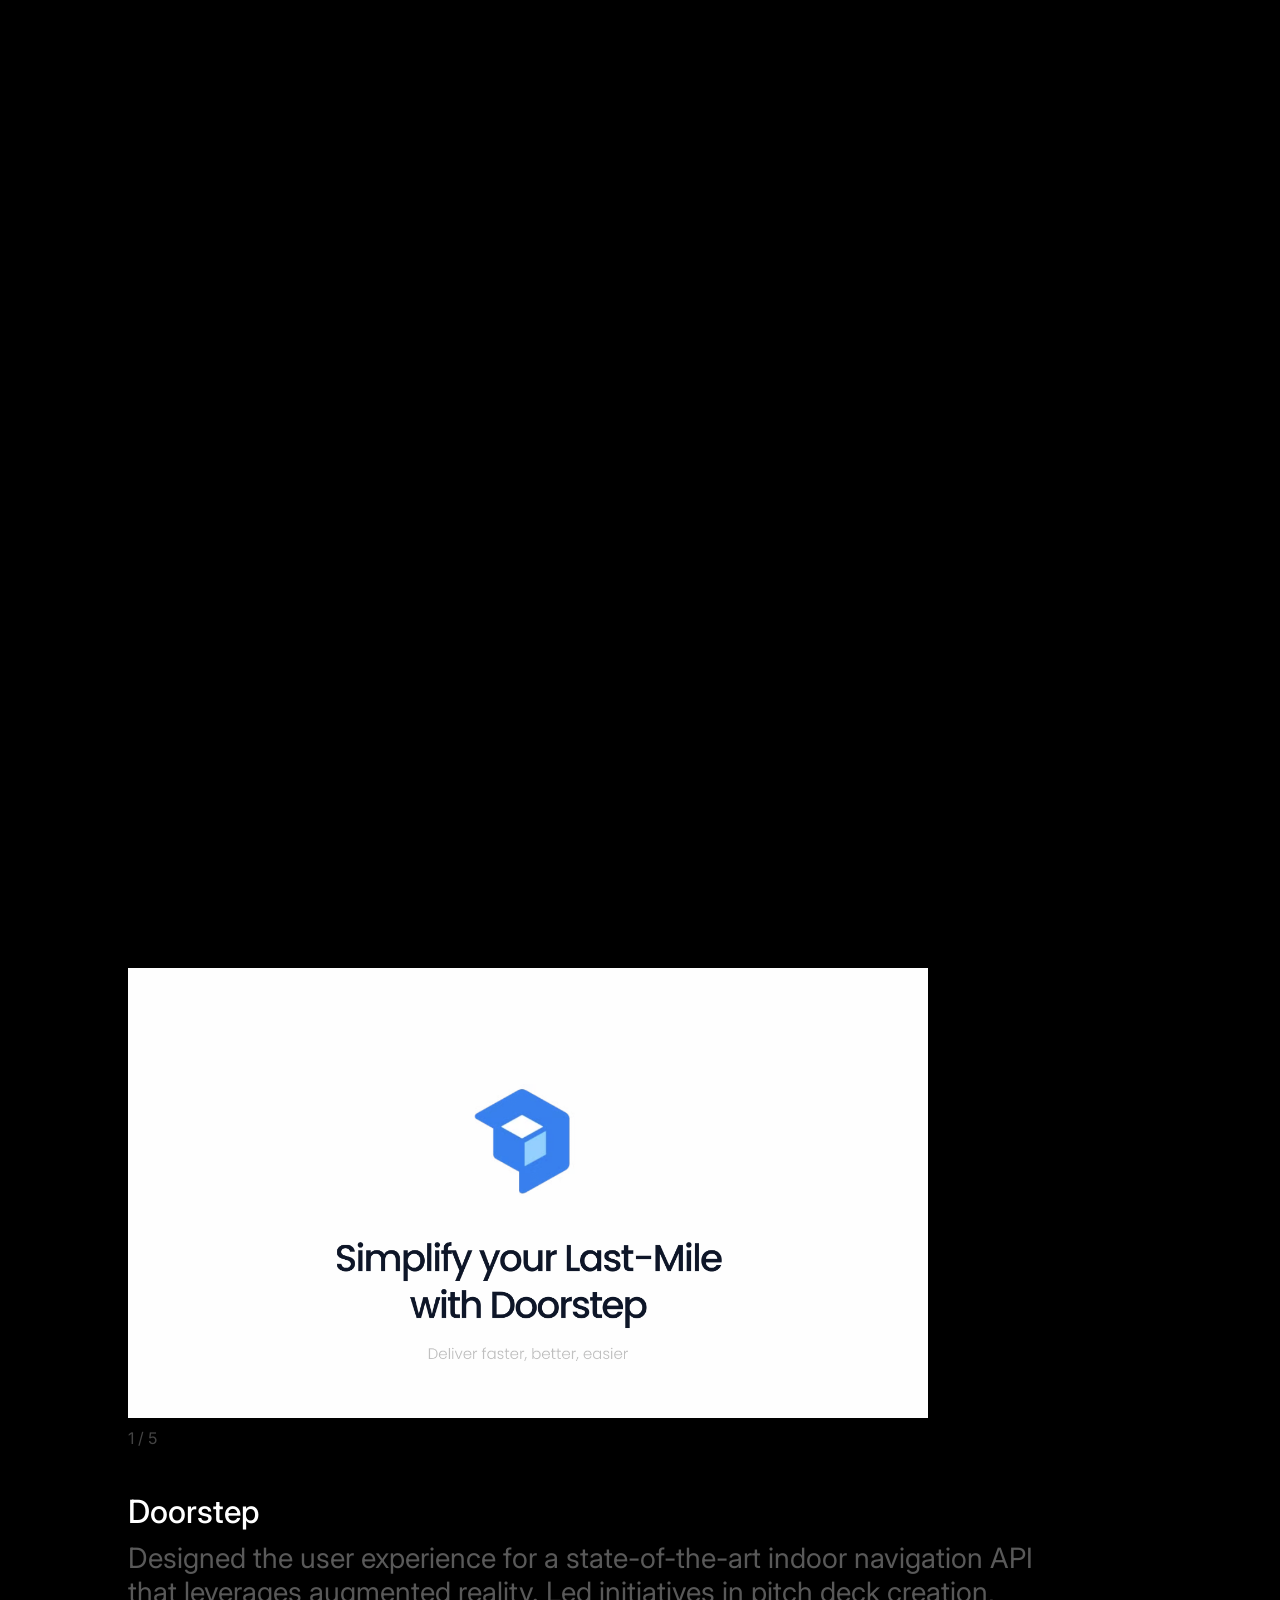
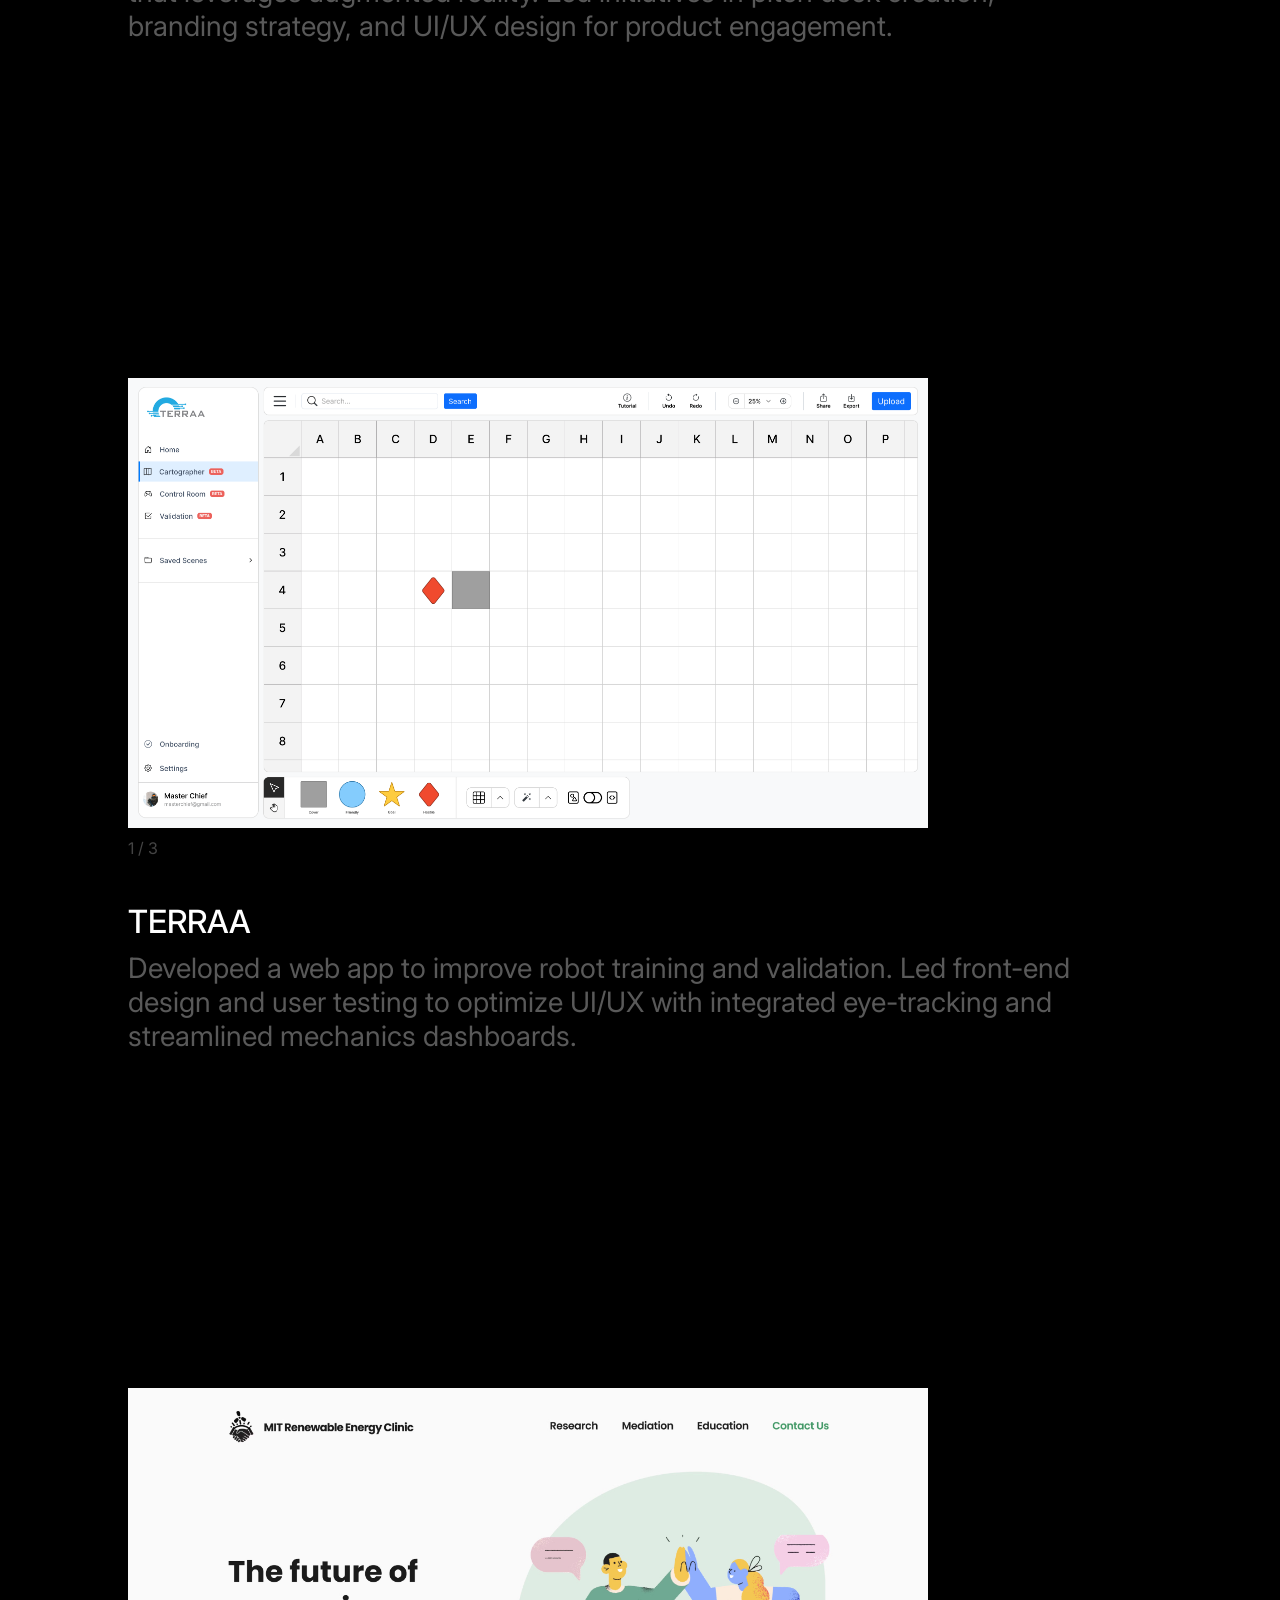
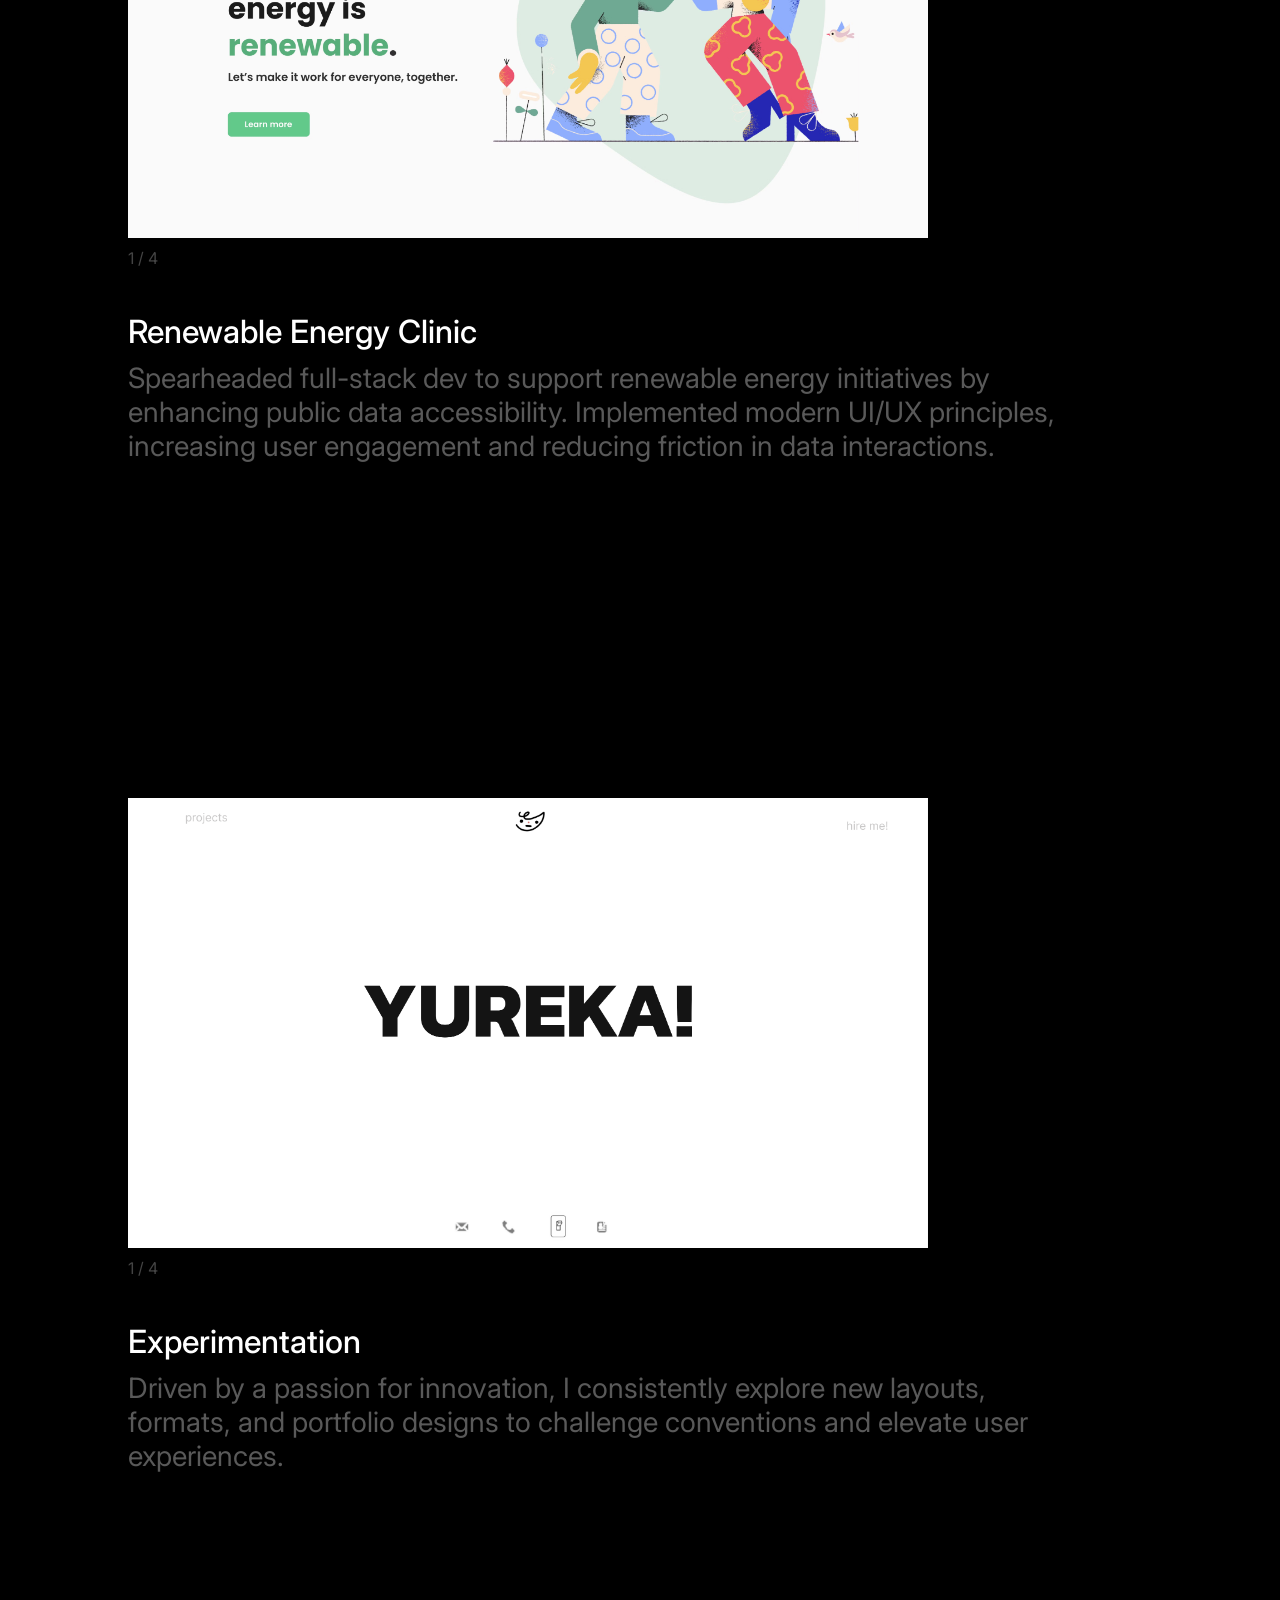
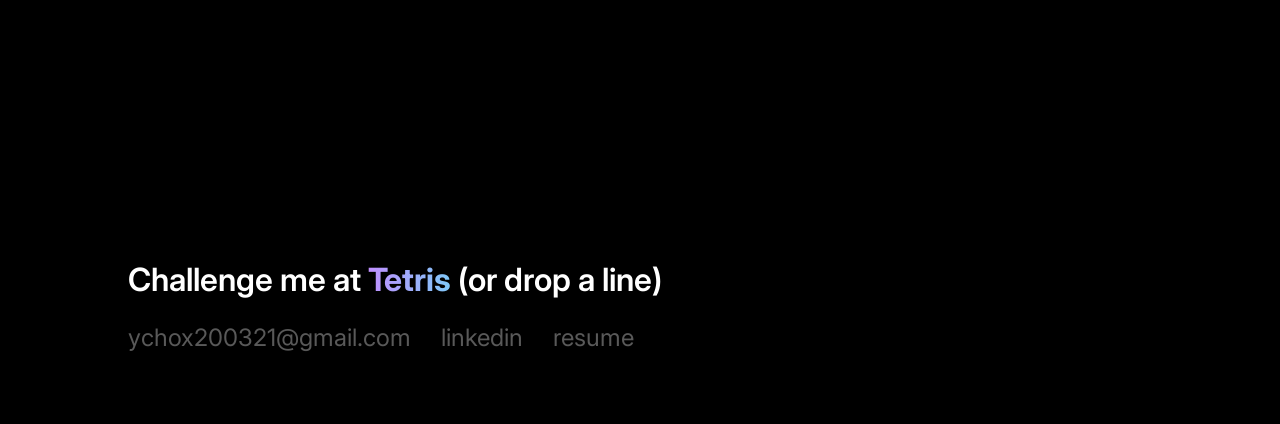
<file: index.html>
<!DOCTYPE html>
<html lang="en">
<head>
  <meta charset="UTF-8">
  <meta name="viewport" content="width=device-width, initial-scale=1.0">
  <title>yuri*choi</title>
  <link href="https://fonts.googleapis.com/css2?family=Inter:wght@400;600;700&display=swap" rel="stylesheet">
  <link rel="stylesheet" href="css/styles.css">
</head>
<body>

    <!-- Loading Screen -->
    <div class="loading-screen" id="loading-screen">
      <div class="loading-text">yuri*choi</div>
  </div>

  <!-- Landing Section -->
  <section class="landing-page">
    <div class="content">
        <nav>
        <ul id="nav-menu">
            <li class="active">UI/UX Developer</li>
            <li>Product Designer</li>
            <li>Graphic Designer</li>
            <li>Fullstack</li>
        </ul>
        </nav>
        
        <main>
        <h1 id="dynamic-text">
            I bring end-to-end product acumen, from <span class="highlight highlight1">vision and strategy</span> to discovery and delivery.
            I'll <span class="highlight highlight2">partner</span> closely with you to generate the highest impact possible.
        </h1>
        </main>

      <footer>
        <div class="location">Yuri Choi<br><small>Tetris enjoyer</small></div>
        <div class="location">Based in New York<br><small>Born in Seoul</small></div>
        <div class="location">Where form<br><small>meets function</small></div>
        <div class="location">Branding, design, <br><small>implementation</small></div>
      </footer>
    </div>
  </section>

  <section class="slideshow-section">
    <div class="slideshow-container" id="slideshow">
      <div class="slide active">
        <div class="image-wrapper">
          <img src="images/doorstep1.png" alt="Slide 1">
        </div>
        
      </div>
      <div class="slide">
        <div class="image-wrapper">
          <img src="images/doorstep2.png" alt="Slide 2">
        </div>
        
      </div>

      <div class="slide">
        <div class="image-wrapper">
          <img src="images/ds.png" alt="Slide 3">
        </div>
      </div>

      <div class="slide">
        <div class="image-wrapper">
          <img src="images/doorstep3.png" alt="Slide 3">
        </div>
      </div>

      <div class="slide">
        <div class="image-wrapper">
          <img src="images/doorstep4.png" alt="Slide 3">
        </div>
      </div>
    </div>
    <div class="slide-counter" id="slide-counter-slideshow">1 / 5</div>

    <div class="caption" id="dynamic-caption">
      Doorstep
      <span class="subtext">Designed the user experience for a state-of-the-art indoor navigation API that leverages augmented reality. Led initiatives in pitch deck creation, branding strategy, and UI/UX design for product engagement.</span>
  </div>
  </section>


  <section class="slideshow-section">
    <div class="slideshow-container" id="slideshow-another">
      <div class="slide">
        <div class="image-wrapper">
          <img src="images/Cartographer (1).png" alt="Another Company Slide 2">
        </div>
      </div>
      <div class="slide">
        <div class="image-wrapper">
          <img src="images/Cartographer (2).png" alt="Another Company Slide 3">
        </div>
      </div>
      <div class="slide">
        <div class="image-wrapper">
          <img src="images/Cartographer3.png" alt="Another Company Slide 3">
        </div>
      </div>
    </div>
    <div class="slide-counter" id="slide-counter-slideshow-another">1 / 3</div>

    <div class="caption" id="dynamic-caption">
      TERRAA
      <span class="subtext">Developed a web app to improve robot training and validation. Led front-end design and user testing to optimize UI/UX with integrated eye-tracking and streamlined mechanics dashboards.</span>
    </div>
  </section>


  <section class="slideshow-section">
    <div class="slideshow-container" id="slideshow-rec">
      <div class="slide">
        <div class="image-wrapper">
          <img src="images/landing.png" alt="Another Company Slide 2">
        </div>
      </div>
      <div class="slide">
        <div class="image-wrapper">
          <img src="images/research.png" alt="Another Company Slide 3">
        </div>
      </div>
      <div class="slide">
        <div class="image-wrapper">
          <img src="images/Group 39573.png" alt="Another Company Slide 3">
        </div>
      </div>
      <div class="slide">
        <div class="image-wrapper">
          <img src="images/logos.png" alt="Another Company Slide 3">
        </div>
      </div>
    </div>
    <div class="slide-counter" id="slide-counter-slideshow-rec">1 / 4</div>

    <div class="caption" id="dynamic-caption">
      Renewable Energy Clinic
      <span class="subtext">Spearheaded full-stack dev to support renewable energy initiatives by enhancing public data accessibility. Implemented modern UI/UX principles, increasing user engagement and reducing friction in data interactions.</span>
    </div>
  </section>


  <section class="slideshow-section">
    <div class="slideshow-container" id="slideshow-portfolio">
      <div class="slide">
        <div class="image-wrapper">
          <img src="images/exp3.png" alt="Another Company Slide 2">
        </div>
      </div> 

      <div class="slide">
        <div class="image-wrapper">
          <img src="images/exp2.png" alt="Another Company Slide 3">
        </div>
      </div>

      <div class="slide">
        <div class="image-wrapper">
          <img src="images/experiment3.png" alt="Another Company Slide 3">
        </div>
      </div>

      <div class="slide">
        <div class="image-wrapper">
          <img src="images/exp5.png" alt="Another Company Slide 3">
        </div>
      </div>

    </div>
    <div class="slide-counter" id="slide-counter-slideshow-portfolio">1 / 4</div>

    <div class="caption" id="dynamic-caption">
      Experimentation
      <span class="subtext">Driven by a passion for innovation, I consistently explore new layouts, formats, and portfolio designs to challenge conventions and elevate user experiences.</span>
    </div>
  </section>



  <!-- Black Footer Section -->
  <section class="footer-banner">
    <!-- <p>Challenge me at <span class="highlight highlight3">Tetris</span> (or drop a line)</p> -->
    <p>Challenge me at <a href="https://tetris.com/play-tetris" target="_blank" class="highlight highlight3">Tetris</a> (or drop a line)</p>
    <span class="sub">
      <a href="mailto:ychox200321@gmail.com">ychox200321@gmail.com</a> 
      <a href="https://www.linkedin.com/in/yurichoiprofile/" target="_blank" style="margin-left: 24px;">linkedin</a>
      <a href="images/Choi, Yuri Resume (6).pdf" target="_blank" style="margin-left: 24px;">resume</a>
    </span>
  </section>




  <script src="js/scripts.js"></script>
</body>
</html>
</file>
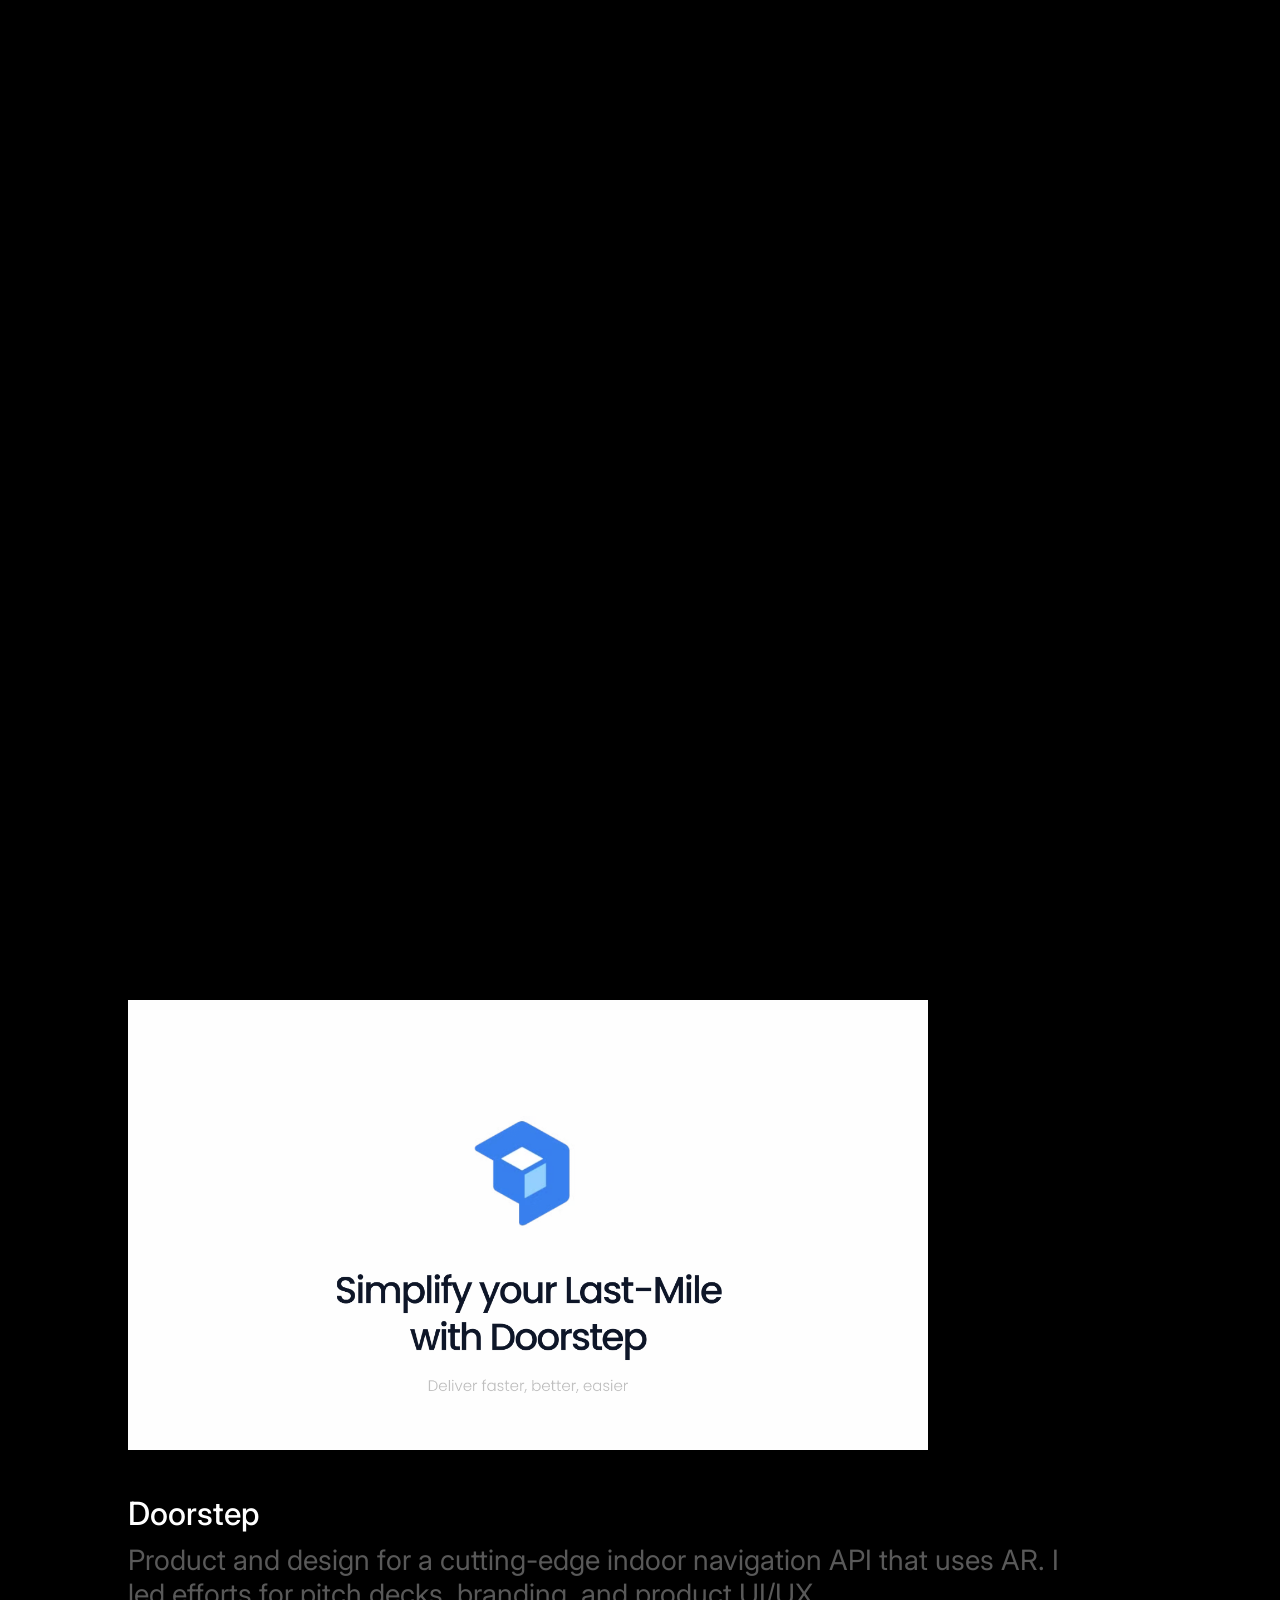
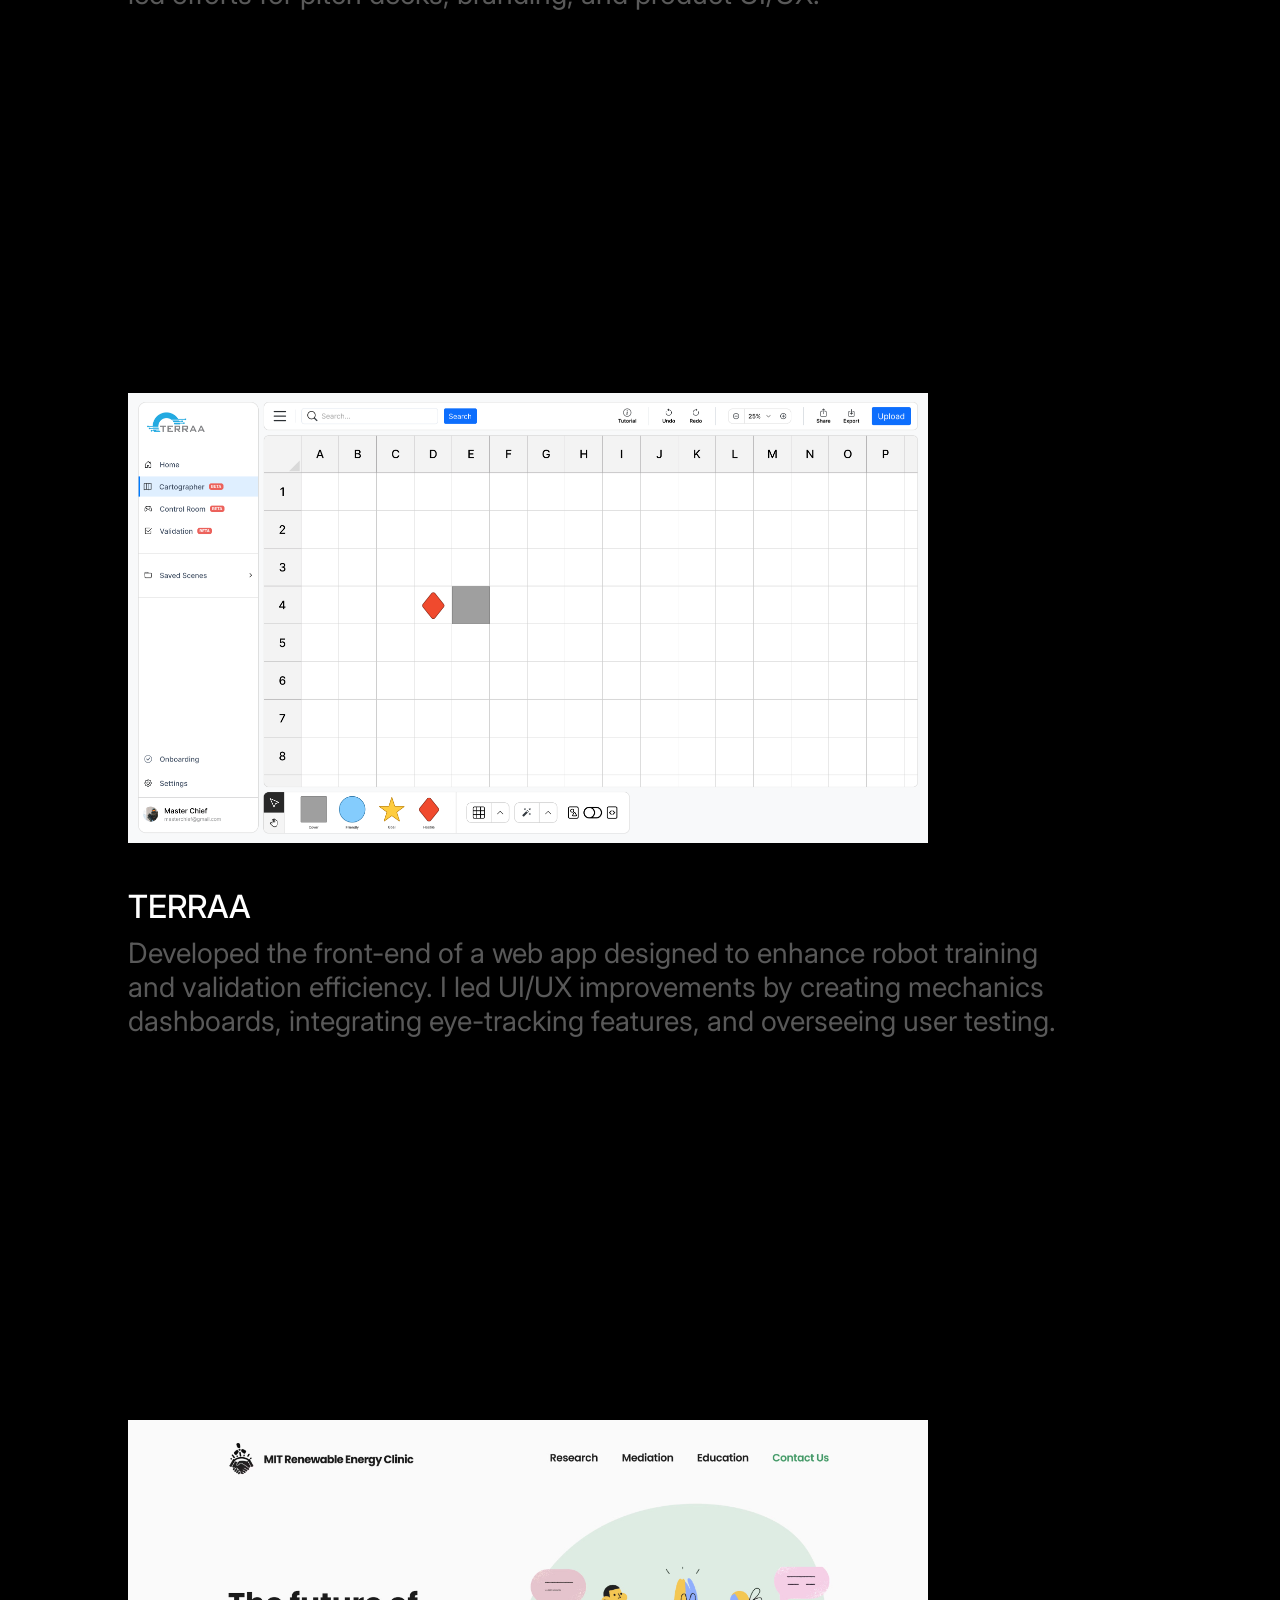
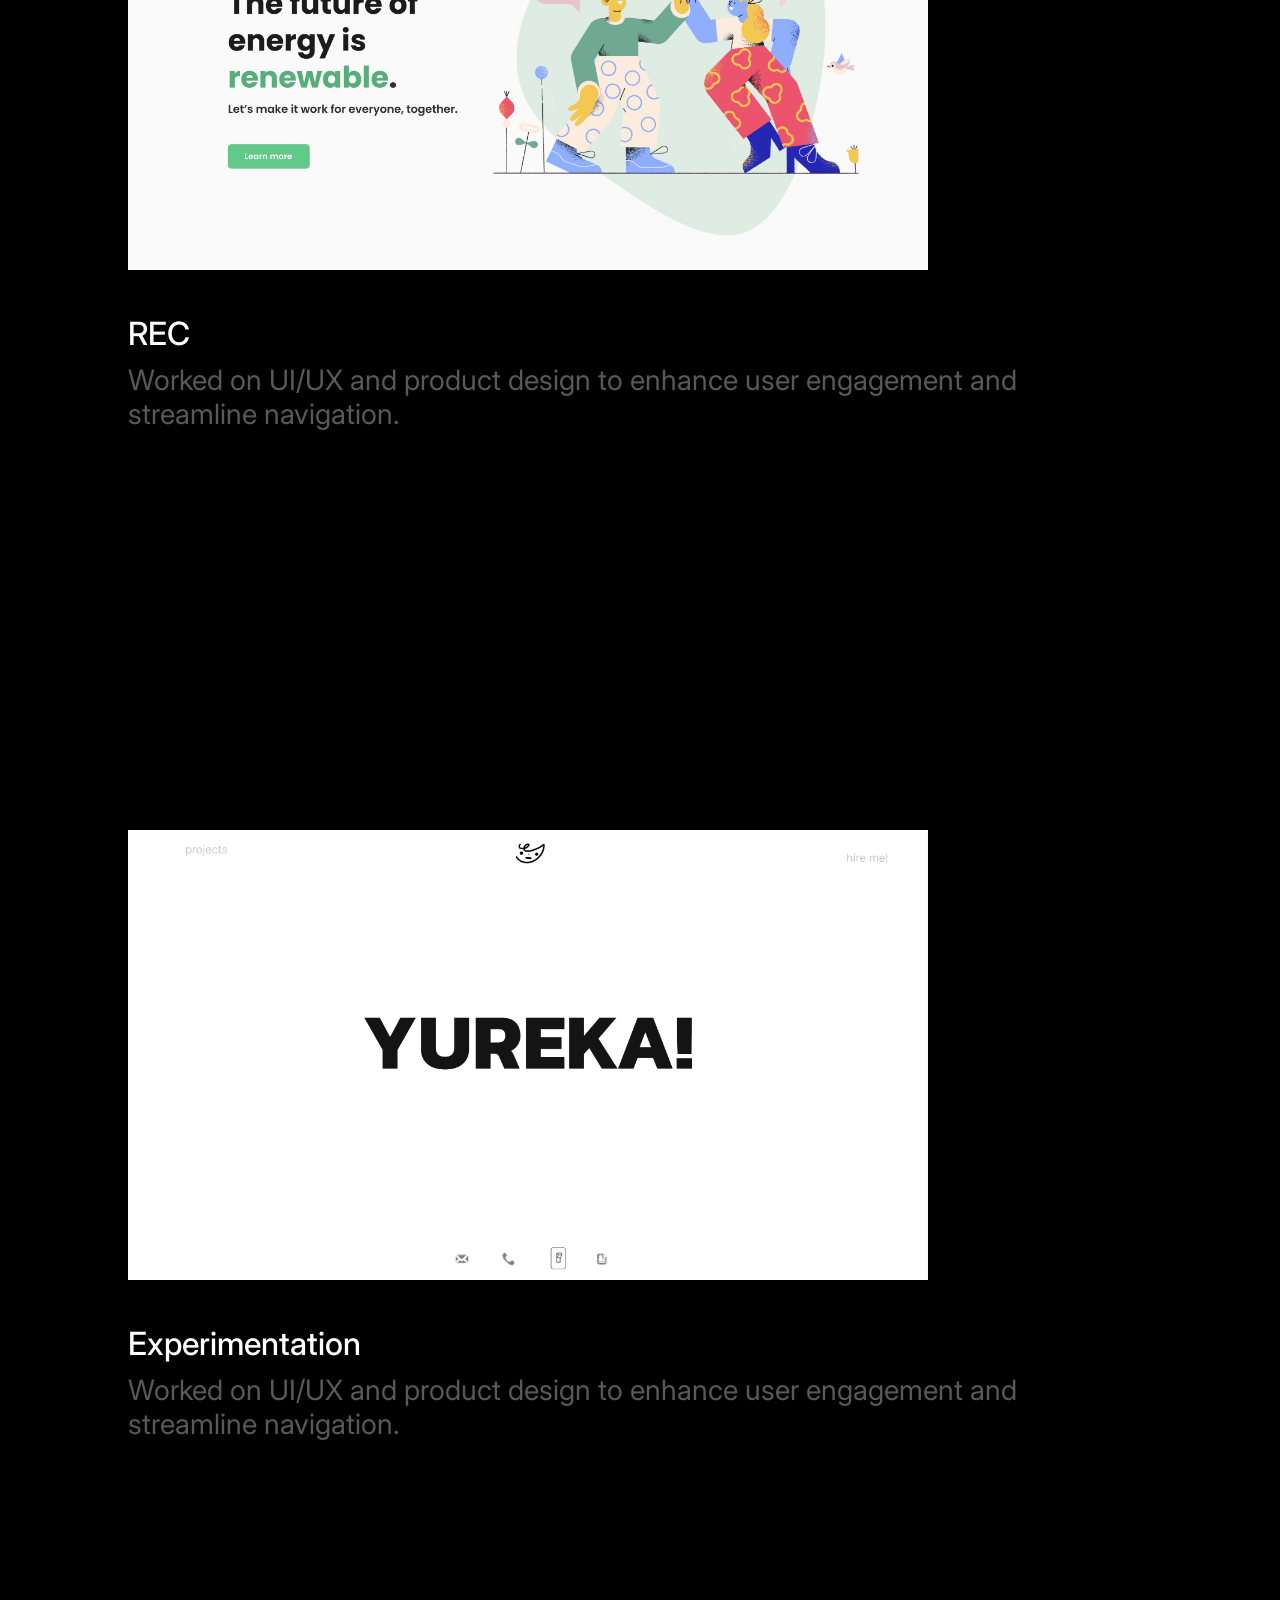
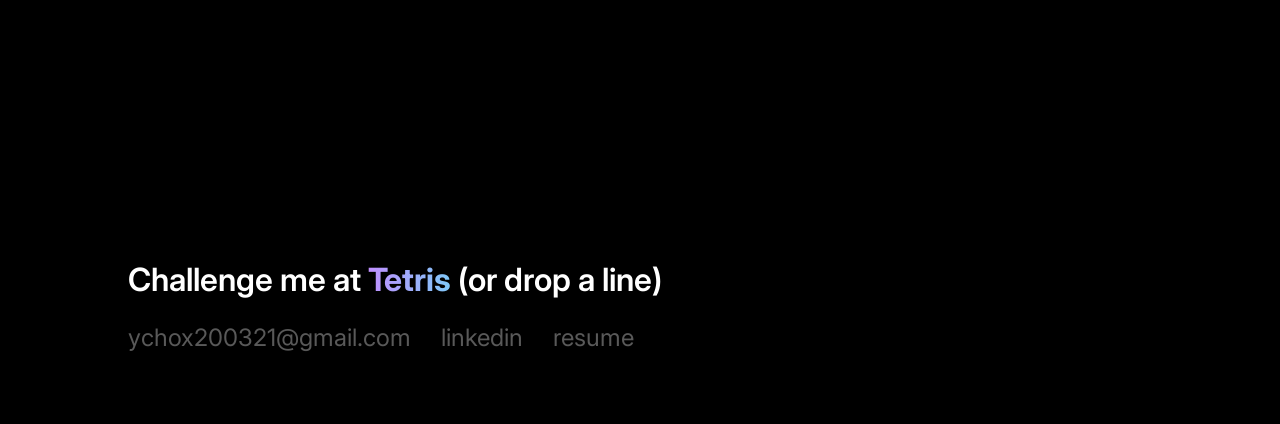
<file: main.html>
<!DOCTYPE html>
<html lang="en">
<head>
  <meta charset="UTF-8">
  <meta name="viewport" content="width=device-width, initial-scale=1.0">
  <title>Landing Page with Grid Scroll</title>
  <link href="https://fonts.googleapis.com/css2?family=Inter:wght@400;600;700&display=swap" rel="stylesheet">
  <link rel="stylesheet" href="css/styles.css">
</head>
<body>

    <!-- Loading Screen -->
    <div class="loading-screen" id="loading-screen">
      <div class="loading-text">yuri*choi</div>
  </div>

  <!-- Landing Section -->
  <section class="landing-page">
    <div class="content">
        <nav>
        <ul id="nav-menu">
            <li class="active">UI/UX Designer</li>
            <li>Product Designer</li>
            <li>Graphic Designer</li>
            <li>Fullstack</li>
        </ul>
        </nav>
        
        <main>
        <h1 id="dynamic-text">
            I bring end-to-end product acumen, from <span class="highlight highlight1">vision and strategy</span> to discovery and delivery.
            I'll <span class="highlight highlight2">partner</span> closely with you to generate the highest impact possible.
        </h1>
        </main>

      <footer>
        <div class="location">Yuri Choi<br><small>Tetris enjoyer</small></div>
        <div class="location">Based in New York<br><small>Born in Seoul</small></div>
        <div class="location">Where form<br><small>meets function</small></div>
        <div class="location">Branding, design, <br><small>implementation</small></div>
      </footer>
    </div>
  </section>

  <section class="slideshow-section">
    <div class="slideshow-container" id="slideshow">
      <div class="slide active">
        <div class="image-wrapper">
          <img src="images/doorstep1.png" alt="Slide 1">
        </div>
        
      </div>
      <div class="slide">
        <div class="image-wrapper">
          <img src="images/doorstep2.png" alt="Slide 2">
        </div>
        
      </div>

      <div class="slide">
        <div class="image-wrapper">
          <img src="images/ds.png" alt="Slide 3">
        </div>
      </div>

      <div class="slide">
        <div class="image-wrapper">
          <img src="images/doorstep3.png" alt="Slide 3">
        </div>
      </div>

      <div class="slide">
        <div class="image-wrapper">
          <img src="images/doorstep4.png" alt="Slide 3">
        </div>
      </div>
    </div>
    <div class="caption" id="dynamic-caption">
      Doorstep
      <span class="subtext">Product and design for a cutting-edge indoor navigation API that uses AR. I led efforts for pitch decks, branding, and product UI/UX.</span>
  </div>
  </section>


  <section class="slideshow-section">
    <div class="slideshow-container" id="slideshow-another">
      <div class="slide">
        <div class="image-wrapper">
          <img src="images/Cartographer (1).png" alt="Another Company Slide 2">
        </div>
      </div>
      <div class="slide">
        <div class="image-wrapper">
          <img src="images/Cartographer (2).png" alt="Another Company Slide 3">
        </div>
      </div>
      <div class="slide">
        <div class="image-wrapper">
          <img src="images/Cartographer3.png" alt="Another Company Slide 3">
        </div>
      </div>
    </div>
    <div class="caption" id="dynamic-caption">
      TERRAA
      <span class="subtext">Developed the front-end of a web app designed to enhance robot training and validation efficiency. I led UI/UX improvements by creating mechanics dashboards, integrating eye-tracking features, and overseeing user testing.</span>
    </div>
  </section>


  <section class="slideshow-section">
    <div class="slideshow-container" id="slideshow-rec">
      <div class="slide">
        <div class="image-wrapper">
          <img src="images/landing.png" alt="Another Company Slide 2">
        </div>
      </div>
      <div class="slide">
        <div class="image-wrapper">
          <img src="images/research.png" alt="Another Company Slide 3">
        </div>
      </div>
      <div class="slide">
        <div class="image-wrapper">
          <img src="images/Group 39573.png" alt="Another Company Slide 3">
        </div>
      </div>
      <div class="slide">
        <div class="image-wrapper">
          <img src="images/logos.png" alt="Another Company Slide 3">
        </div>
      </div>
    </div>
    <div class="caption" id="dynamic-caption">
      REC
      <span class="subtext">Worked on UI/UX and product design to enhance user engagement and streamline navigation.</span>
    </div>
  </section>


  <section class="slideshow-section">
    <div class="slideshow-container" id="slideshow-portfolio">
      <div class="slide">
        <div class="image-wrapper">
          <img src="images/exp3.png" alt="Another Company Slide 2">
        </div>
      </div> 

      <div class="slide">
        <div class="image-wrapper">
          <img src="images/exp2.png" alt="Another Company Slide 3">
        </div>
      </div>

      <div class="slide">
        <div class="image-wrapper">
          <img src="images/experiment3.png" alt="Another Company Slide 3">
        </div>
      </div>

      <div class="slide">
        <div class="image-wrapper">
          <img src="images/exp5.png" alt="Another Company Slide 3">
        </div>
      </div>

    </div>
    <div class="caption" id="dynamic-caption">
      Experimentation
      <span class="subtext">Worked on UI/UX and product design to enhance user engagement and streamline navigation.</span>
    </div>
  </section>



  <!-- Black Footer Section -->
  <section class="footer-banner">
    <p>Challenge me at <span class="highlight highlight3">Tetris</span> (or drop a line)</p>
    <span class="sub">
      <a href="mailto:ychox200321@gmail.com">ychox200321@gmail.com</a> 
      <a href="https://www.linkedin.com/in/yurichoiprofile/" target="_blank" style="margin-left: 24px;">linkedin</a>
      <a href="https://www.linkedin.com/in/yurichoiprofile/" target="_blank" style="margin-left: 24px;">resume</a>
    </span>
  </section>
  




  <script src="js/scripts.js"></script>
</body>
</html>
</file>
<file: css/styles.css>
* {
    margin: 0;
    padding: 0;
    box-sizing: border-box;
  }
  
  body {
    font-family: 'Inter', sans-serif;
    background-color: #000;
    color: #fff;
    scroll-behavior: smooth; 
    user-select: none; 
    padding-right: 12%;
    padding-left: 10%;

  }
  
  img {
    -webkit-user-drag: none;
  }
  
  /* Landing Page */
  .landing-page {
    display: flex;
    justify-content: center;
    align-items: start;
    flex-direction: column;
    min-height: 100vh;
    position: relative;
    text-align: center;
  }
  
  .content {
    max-width: 750px;
    margin-top: -120px;
    width: 100%;
    text-align: left;

    min-height: 300px; /* set a minimum height to accommodate long text */
    display: flex;
    flex-direction: column;
    justify-content: flex-start; 

  }
  
  nav ul {
    list-style: none;
    display: flex;
    justify-content: space-between;
    gap: 20px;
    margin-bottom: 28px;
        
    opacity: 0;
    animation: slideInRight 1.4s ease forwards 0.7s;
    animation-delay: 2.1s;
  }
  
  nav ul li {
    color: rgba(255, 255, 255, 0.5);
    font-size: 14px;
    font-weight: 300;
    cursor: pointer; 
    transition: color 0.3s;
  }
  
  nav ul li:hover {
    color: #fff;
  }

  
  nav ul li.active {
    color: #fff;
  }
  
  main h1 {
    font-size: 40px;
    font-weight: 550;
    letter-spacing: -24%;
    line-height: 48px;
    pointer-events: none;
    text-align: left;

        
    opacity: 0;
    animation: slideInRight 1.4s ease forwards 0.7s; 
    animation-delay: 2.4s;
  }
  
  main h1 .highlight1, main h1 .highlight2 {
    background: linear-gradient(to right, #f68c7f, #c08fff); /* Gradient from orange to purple */
    -webkit-background-clip: text;
    color: transparent; /* Use the gradient as the text color */
  }

  .highlight1 {
    background: linear-gradient(to right, #f68c7f, #c08fff);
    -webkit-background-clip: text;
    color: transparent;
    font-weight: bold;
}

.highlight2 {
    background: linear-gradient(to right, #7fc8f8, #f68c7f);
    -webkit-background-clip: text;
    color: transparent;
    font-weight: bold;
}

.highlight3 {
    background: linear-gradient(to right, #c08fff, #7fc8f8);
    -webkit-background-clip: text;
    color: transparent;
    font-weight: bold;
}


  
  /* Footer aligned across full width of the parent container */
  footer {
    display: flex;
    justify-content: space-between;
    width: 100%; 
    max-width: 100%;
    position: absolute;
    bottom: 80px;
        
    opacity: 0; 
    animation: slideInRight 1.6s ease forwards 0.7s;
    animation-delay: 2.6s;
  }
  
  .location {
    font-size: 16px;
  }
  
  .location small {
    font-size: 14px;
    font-weight: 400;
    color: rgba(255, 255, 255, 0.5);
  }
  
  /* Slideshow Section */
  .slideshow-section {
    display: flex;
    justify-content: center;

    flex-direction: column;
    min-height: 90vh;  
    /* background-color: #111; */
    text-align: center;
    margin-bottom: 200px;
    
    
  }

  .slideshow-container {
    position: relative;
    width: 90%;
    max-width: 800px;
    display: flex;
    justify-content: center;
    align-items: center;
    flex-direction: column;
    
}

.image-wrapper {
    width: 100%;
    aspect-ratio: 16/9;
    display: flex;
    justify-content: center;
    align-items: center;
    overflow: hidden;
    /* cursor: pointer;  */
}

.image-wrapper img {
    width: 100%;
    height: 100%;
    object-fit: cover; 
}

  
  .caption {
    color: #fff;
    font-size: 32px;
    margin-top: 20px;
    text-align: left;
    padding-top: 24px;
    margin-right: 50px;
    font-weight: 500;
    

    
  }

  .caption .subtext {
    display: block;
    font-size: 28px;
    font-weight: 400;
    color: #595959;
    margin-top: 5px;
    margin-top: 10px;
}

  .slide {
    display: none;
    position: relative;
  }
  
  .active {
    display: block;
  }
  
  .slideshow-container {
    position: relative;
    cursor: pointer; 
  }

  .slide-counter {
    text-align: left;
    font-size: 16px;
    margin-top: 10px;
    font-family: 'Inter', sans-serif;
    color: #444444;
  }
   

  .slideshow-container::before {
    content: '';
    position: absolute;
    width: 50%; /* Left side only */
    height: 100%;
    top: 0;
    left: 0;
    z-index: 1;
    cursor: url('[data-uri]'), pointer;;
 }
 
 /* Optional: Right side for symmetry if needed */
 .slideshow-container::after {
    content: '';
    position: absolute;
    width: 50%;
    height: 100%;
    top: 0;
    right: 0;
    cursor: url('[data-uri]'), pointer;
 }
  

  



  /* Footer Banner Styling */
.footer-banner {
  background-color: #000; /* Black background */
  color: #fff; /* White text */
  text-align: left;
  padding-top: 120px;
  padding-bottom: 72px;
  font-size: 32px;
  font-weight: 600;
  position: relative;
  bottom: 0;
  width: 100%;
  z-index: 1;
}

.footer-banner p {
  margin: 0;
}



.footer-banner .sub {
  display: block; /* Ensures it appears on a new line */
  font-size: 24px; /* Smaller font size for subtext */
  color: #595959; 
  font-weight: 400;
  margin-top: 24px;
  
  
}

.footer-banner .sub a {
  color: #595959; 
  text-decoration:none;
  transition: color 0.3s ease;
  
  
  
}

.footer-banner .sub a:hover {
  color: transparent;  
  background: linear-gradient(to right, #f68c7f, #c08fff);
  -webkit-background-clip: text;
}



/* Loading Screen */
.loading-screen {
  position: fixed;
  top: 0;
  left: 0;
  width: 100%;
  height: 100%;
  background-color: #000;
  display: flex;
  justify-content: flex-start; /* Align content to the left */
  align-items: center;
  padding-left: 10%; /* Adds left padding */
  z-index: 9999;
  overflow: hidden;
}

.loading-text {
  font-size: 96px; 
  font-weight: 400;
  /* background: linear-gradient(to right, #f68c7f, #c08fff); */
  background-color: white;
  -webkit-background-clip: text;
  letter-spacing: -6px;
  animation: slideout 1.2s ease forwards 0.9s; 
}

/* Keyframes for loading in and sliding out animation */
@keyframes loadSlide {
  0% {
      opacity: 0;
      transform: translateX(0); /* Initial position */
  }
  30% {
      opacity: 1;
      transform: translateX(0); /* Fade in and stay left-aligned */
  }
  70% {
      opacity: 1;
      transform: translateX(0); /* Pause briefly */
  }
  100% {
      opacity: 0;
      transform: translateX(100%); /* Slide out to the right */
  }
}

/* Hide the loading screen after animation */
.hidden {
  display: none;
}

@keyframes slideout {
0% {
    opacity: 1;
    transform: translateY(0); /* Slight upward movement */
}
100% {
    opacity: 0;
    transform: translateY(-300px); /* Moves to its final position */
}
}

@keyframes slideInRight {
  0% {
    opacity: 0;
    transform: translateY(150px); /* Slight upward movement */
}
100% {
    opacity: 1;
    transform: translateY(0); /* Moves to its final position */
}
}




  @media screen and (min-width:1200px) {
    footer {
      justify-content: left;
      gap: 140px;
    }
  }

  @media screen and (max-width: 1180px) {


    main h1 {
        font-size: 40px;
    }

    .caption {
      font-size: 28px;
    }

    .caption .subtext {
        font-size: 24px;
    }

    .slideshow-section {
      min-height: 80vh;
    }

    
}
  


@media screen and (max-width: 768px) {

    .caption {
        font-size: 24px;
    }
    .caption .subtext {
      font-size: 20px;
      
    }
    .slideshow-section {
      min-height: 60vh;
    }


    main h1 {
        font-size: 32px;
        line-height: 32px;
    }

    .footer-banner {
      font-size: 28px;
    }
    .footer-banner .sub {
      font-size: 24px;
    }
}

@media screen and (max-width: 710px) {
  main h1 {
      font-size: 32px;
      line-height: 36px;
  }

  .location {
    font-size: 12px;
  }
  .location small {
    font-size: 10px;  
  }
  nav ul li {
    font-size: 14px;
  }
  .footer-banner {
    font-size: 24px;
  }
  .footer-banner .sub {
    font-size: 20px;
  }
}

@media screen and (max-width: 590px) {
  nav ul li {
    font-size: 11px;
  }
  .location {
    font-size: 11px;
  }
  .location small {
    font-size: 10px;
  }
  .footer-banner {
    font-size: 20px;
  }
  .footer-banner .sub {
    font-size: 16px;
  }
  .caption {
    font-size: 20px;
}
.caption .subtext {
  font-size: 18px;
  
}
.slideshow-section {
  min-height: 50vh;
}

}

@media screen and (max-width: 480px) {
    body {
        padding-left: 3%;
        padding-right: 3%;
    }

    .caption {
        font-size: 12px;
    }

 

    main h1 {
        font-size: 28px;
        line-height: 36px;
    }
    .footer-banner {
      font-size: 16px;
    }
    .footer-banner .sub {
      font-size: 12px;
    }
}
</file>
